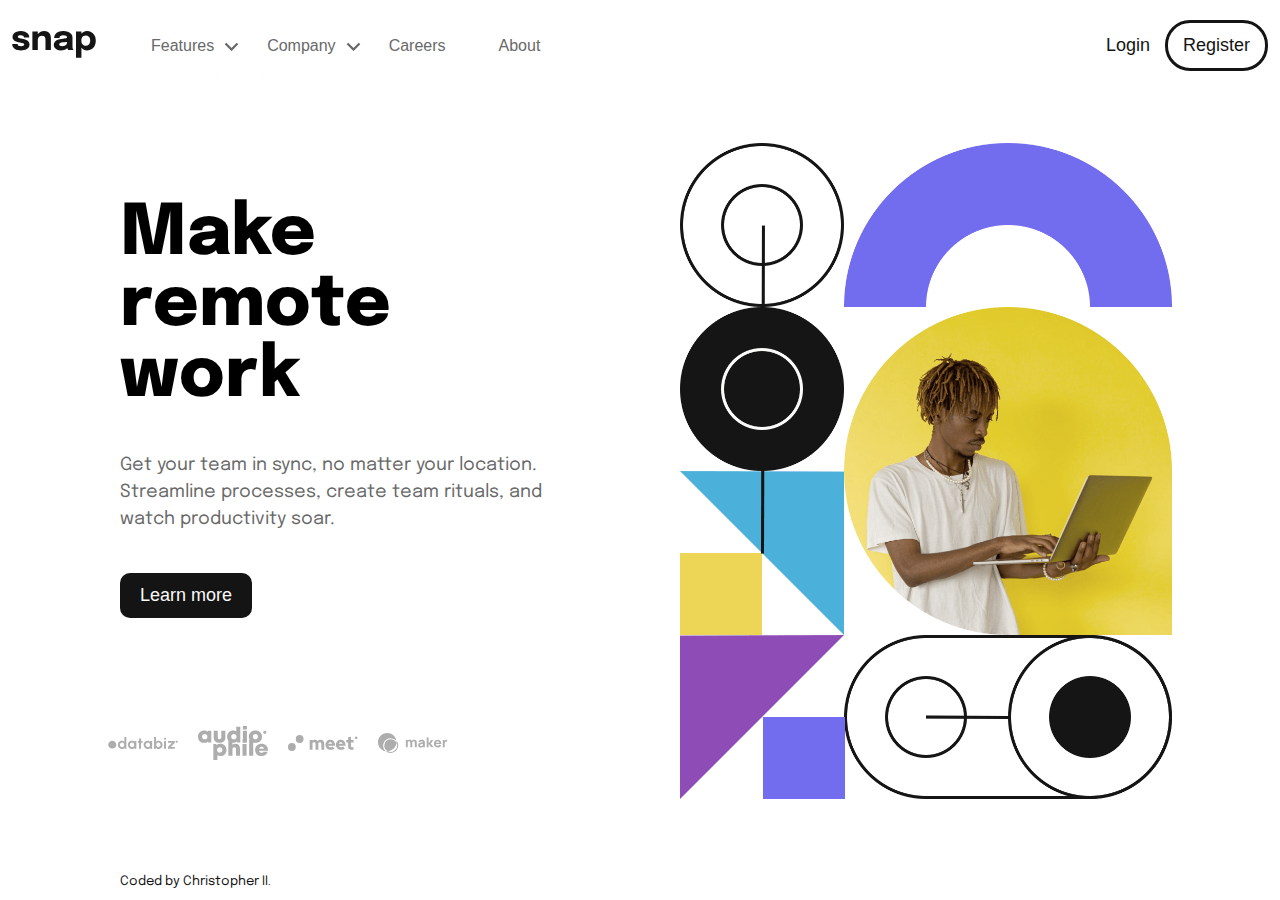
<file: index.html>
<!DOCTYPE html>
<html lang="en">
<head>
  <meta charset="UTF-8">
  <meta name="viewport" content="width=device-width, initial-scale=1.0"> <!-- displays site properly based on user's device -->

  <link rel="icon" type="image/png" sizes="32x32" href="./images/favicon-32x32.png">
  <link rel="stylesheet" href="./css/index.css">
  <link rel="preconnect" href="https://fonts.googleapis.com">
<link rel="preconnect" href="https://fonts.gstatic.com" crossorigin>
<link href="https://fonts.googleapis.com/css2?family=Epilogue:wght@500;700&display=swap" rel="stylesheet">

  <script src="./js/index.js" defer></script>
  <title>Frontend Mentor | Intro section with dropdown navigation</title>
</head>
<body>
  <header class="header">
    <nav class="nav flex">
      <div class="nav-brand-container">
        <img src="./images/logo.svg" alt="A Brand Logo">
      </div>
      <ul class="list list-inline">
        <li class="list__item list__item-container">
          <button class="btn btn-nav btn-arrow">Features</button>
          <ul class="list list-menu">
            <li class="list__item">
              <img src="./images/icon-todo.svg" alt="Calendar">
              <a href="#" class="btn btn-icon btn-icon-calendar">Todo List</a>
            </li>
            <li class="list__item">
              <img src="./images/icon-calendar.svg" alt="Calendar">
              <a href="#" class="btn btn-icon btn-icon-calendar">Calendar</a>
            </li>
            <li class="list__item">
              <img src="./images/icon-reminders.svg" alt="Calendar">
              <a href="#" class="btn btn-icon btn-icon-calendar">Reminders</a>
            </li>
            <li class="list__item">
              <img src="./images/icon-planning.svg" alt="Calendar">
              <a href="#" class="btn btn-icon btn-icon-calendar">Planning</a>
            </li>
          </ul>
        </li>
        <li class="list__item list__item-container">
          <button class="btn btn-nav btn-arrow">Company</button>
          <ul class="list list-menu">
            <li class="list__item">
              <a href="#" class="btn btn-icon btn-icon-calendar">History</a>
            </li>
            <li class="list__item">
              <a href="#" class="btn btn-icon btn-icon-calendar">Our Team</a>
            </li>
            <li class="list__item">
              <a href="#" class="btn btn-icon btn-icon-calendar">Blog</a>
            </li>
          </ul>
        </li>
        <li class="list__item">
          <button class="btn btn-nav">Careers</button>
        </li>
        <li class="list__item">
          <button class="btn btn-nav">About</button>
        </li>
      </ul>
      <div class="nav-buttons flex">
        <button class="btn btn-burger">
          <img src="./images/icon-menu.svg" alt="Menu">
        </button>
        <button class="btn btn-block btn-lg">Login</button>
        <button class="btn btn-block btn-outline btn-lg">Register</button>
      </div>
    </nav>
  </header>

  <main class="main grid">
    <div class="hero"></div>
    <section class="section">
     <div class="section-content">
        <h1 class="section-header">Make remote work</h1>
        <p class="section-text">
          Get your team in sync, no matter your location. Streamline processes, 
          create team rituals, and watch productivity soar.
        </p>
        <button class="btn btn-lg btn-black">Learn more</button>
      </div>
      <div class="clients flex">
        <div class="client-container">
          <img src="./images/client-databiz.svg" alt="Databiz">
        </div>
        <div class="client-container">
          <img src="./images/client-audiophile.svg" alt="Databiz">
        </div>
        <div class="client-container">
          <img src="./images/client-meet.svg" alt="Databiz">
        </div>
        <div class="client-container">
          <img src="./images/client-maker.svg" alt="Databiz">
        </div>
      </div>
    </section>
  </main>

  <footer class="footer">
    <a href="https://www.instagram.com/christopheriilajom" target="_blank">Coded by Christopher II</a>.
  </footer>
  
  <dialog class="modal" id="modal">
    <div class="close-container">
      <button class="btn btn-close">
        <img src="./images/icon-close-menu.svg" alt="Menu">
      </button>
    </div>
    <ul class="list list-dialog">
      <li class="list__item list__item-container">
        <button class="btn btn-nav btn-arrow">Features</button>
        <ul class="list list-menu">
          <li class="list__item">
            <img src="./images/icon-todo.svg" alt="Calendar">
            <a href="#" class="btn btn-icon btn-icon-calendar">Todo List</a>
          </li>
          <li class="list__item">
            <img src="./images/icon-calendar.svg" alt="Calendar">
            <a href="#" class="btn btn-icon btn-icon-calendar">Calendar</a>
          </li>
          <li class="list__item">
            <img src="./images/icon-reminders.svg" alt="Calendar">
            <a href="#" class="btn btn-icon btn-icon-calendar">Reminders</a>
          </li>
          <li class="list__item">
            <img src="./images/icon-planning.svg" alt="Calendar">
            <a href="#" class="btn btn-icon btn-icon-calendar">Planning</a>
          </li>
        </ul>
      </li>
      <li class="list__item list__item-container">
        <button class="btn btn-nav btn-arrow">Company</button>
        <ul class="list list-menu">
          <li class="list__item">
            <a href="#" class="btn btn-icon btn-icon-calendar">History</a>
          </li>
          <li class="list__item">
            <a href="#" class="btn btn-icon btn-icon-calendar">Our Team</a>
          </li>
          <li class="list__item">
            <a href="#" class="btn btn-icon btn-icon-calendar">Blog</a>
          </li>
        </ul>
      </li>
      <li class="list__item">
        <button class="btn btn-nav">Careers</button>
      </li>
      <li class="list__item">
        <button class="btn btn-nav">About</button>
      </li>
      <div class="nav-buttons flex">
        <button class="btn btn-block btn-lg">Login</button>
        <button class="btn btn-block btn-outline btn-lg">Register</button>
      </div>
    </ul>
  </dialog>

  <!-- Features
  Company
  Careers
  About

  Login
  Register

  Make remote work

  Get your team in sync, no matter your location. Streamline processes, 
  create team rituals, and watch productivity soar.

  Learn more -->  
  <!-- <div class="attribution">
  </div> -->
</body>
</html>
</file>
<file: css/index.css>
html {
  font-size: 62.5%;
  font-family: "Epilogue", sans-serif;
}

*, *::before, *::after {
  margin: 0;
  padding: 0;
  box-sizing: border-box;
}

.flex {
  display: flex;
}

.grid {
  display: grid;
}

.btn {
  font-size: 1.6rem;
  outline: none;
  font-style: normal;
  border: none;
  padding: 0rem 0.5rem;
  color: #141414;
  font-weight: 500;
  background: none;
  cursor: pointer;
  border-radius: 2.5rem;
}

a.btn {
  text-decoration: none;
  font-weight: normal;
  color: dimgray;
}

a.btn:hover {
  color: #141414;
}

.btn-nav {
  color: dimgray;
}

.btn-arrow {
  position: relative;
}

.btn-arrow:hover, .btn-arrow:active, .btn-nav:hover, .btn-nav:active {
  color: #141414;
}

.btn-arrow::after {
  content: "";
  width: 15px;
  height: 20px;
  background-image: url("./../images/icon-arrow-down.svg");
  background-position: center;
  background-repeat: no-repeat;
  background-size: contain;
  display: inline-block;
  position: absolute;
  right: -20px;
  transition: background-image 0.5s ease-in;
}

.btn-arrow-active.btn-arrow::after {
  background-image: url("./../images/icon-arrow-up.svg");
}

.btn-block {
  display: block;
  width: 100%;
}

.btn-outline {
  border: 3px solid #141414;
}

.btn-lg {
  padding: 1.2rem 1.5rem;
  font-size: 1.8rem;
}

.btn-black {
  background-color: #141414;
  color: #fafafa;
  transition: background-color 0.3s, color 0.2s;
}

.btn-black:hover {
  background-color: #fafafa;
  color: #141414;
  border: 1px solid #141414;
}

.nav {
  padding: 2rem 1.2rem;
  align-items: center;
  justify-content: space-between;
  column-gap: 3rem;
}

.nav > .list {
  max-width: 0;
  max-height: 0;
  overflow: hidden;
}

.nav .btn-block {
  display: none;
}

@media screen and (min-width: 768px) {
  .nav > .list {
    max-width: 100vw;
    max-height: 100vh;
    overflow: initial;
    flex-grow: 2;
  }

  .nav-buttons .btn-burger {
    display: none;
  }

  .nav .btn-block {
    display: initial;
  }

  .nav .list__item-container {
    position: relative;
  }
  .nav .list__item-container .btn-arrow + .list-menu {
    position: absolute;
    background-color: #fafafa;
    right: 0;
    top: 4rem;
    white-space: nowrap;
    max-width: 0;
    max-height: 0;
    overflow: hidden;
    transition: all 0.3s;
    border-radius: 1rem;
  }
  .nav .list__item-container .btn-arrow-active + .list-menu {
    max-width: 100vw;
    max-height: 100vh;
    padding: 2rem;
  }
  .nav .list__item-container:nth-of-type(2) .list-menu {
    left: 0;
    right: initial;
  }
}
.list {
  list-style: none;
}

.list__item {
  margin: 2rem 0;
}

.list-inline .list__item {
  display: inline-block;
  margin: 0rem 2rem;
}

@media screen and (min-width: 768px) {
  .list-menu {
    box-shadow: 0 0 15px 1px rgba(0, 0, 0, 0.3);
  }

  .list-menu .list__item {
    display: flex;
    column-gap: 1rem;
    margin: 1.3rem 0 1.5rem;
  }
}
.main {
  width: 100%;
  row-gap: 2rem;
  height: 100%;
}

.hero {
  background-image: url("./../images/image-hero-mobile.png");
  background-size: contain;
  background-position: center;
  background-repeat: no-repeat;
  height: 22rem;
  width: 100%;
  max-width: 500px;
  margin: 0 auto;
}

.section {
  text-align: center;
  margin: 2rem 0 5rem;
}

.section-content {
  display: grid;
  justify-items: center;
  row-gap: 2rem;
  padding: 0 1.2rem;
}
.section-content .section-header {
  font-size: 3rem;
  font-weight: 800;
}
.section-content .section-text {
  color: dimgray;
  font-size: 1.65rem;
  line-height: 1.5;
}
.section-content .btn-lg {
  padding-inline: 2rem;
  border-radius: 1rem;
}

.clients {
  column-gap: 2rem;
  margin-top: 5rem;
  align-items: center;
  justify-content: center;
}
.clients .client-container {
  width: 70px;
}
.clients .client-container img {
  width: 100%;
}

@media screen and (min-width: 768px) {
  .main {
    grid-template-columns: 1fr 1fr;
    min-height: calc(100vh - 91px);
    column-gap: 8rem;
    padding: 3rem 7rem 8rem;
    max-width: 1204px;
    margin: 0 auto;
  }

  .hero {
    grid-column: 2/3;
    background-size: contain;
    background-image: url("./../images/image-hero-desktop.png");
    height: 100%;
    min-width: 250px;
  }

  .section {
    grid-column: 1/2;
    grid-row: 1/2;
    display: flex;
    flex-direction: column;
    justify-content: space-evenly;
    margin-bottom: initial;
  }

  .section-content {
    text-align: left;
    justify-items: left;
    row-gap: 4rem;
  }
  .section-content .section-header {
    font-size: 7rem;
  }
  .section-content .section-text {
    font-size: 1.8rem;
  }

  .clients {
    justify-content: flex-start;
  }
}
.modal {
  right: 0;
  left: initial;
  min-height: 100vh;
  padding: 2.4rem 2rem;
  width: 70%;
}

.modal::backdrop {
  background-color: #141414;
  opacity: 0.75;
}

.modal .close-container {
  margin-bottom: 2rem;
  display: flex;
  justify-content: flex-end;
}

.modal .btn-arrow + .list {
  max-height: 0;
  overflow: hidden;
  margin-left: 2rem;
  transition: max-height 0.5s ease-in;
}
.modal .btn-arrow.btn-arrow-active + .list {
  max-height: 100vh;
}

.modal .nav-buttons {
  flex-direction: column;
}

.footer {
  position: absolute;
  bottom: 1.2rem;
  left: 120px;
}
.footer a {
  color: #141414;
  font-size: 1.3rem;
  text-decoration: none;
}
.footer a:hover {
  color: #999;
  transition: all 0.5s;
}

/*# sourceMappingURL=index.css.map */
</file>
